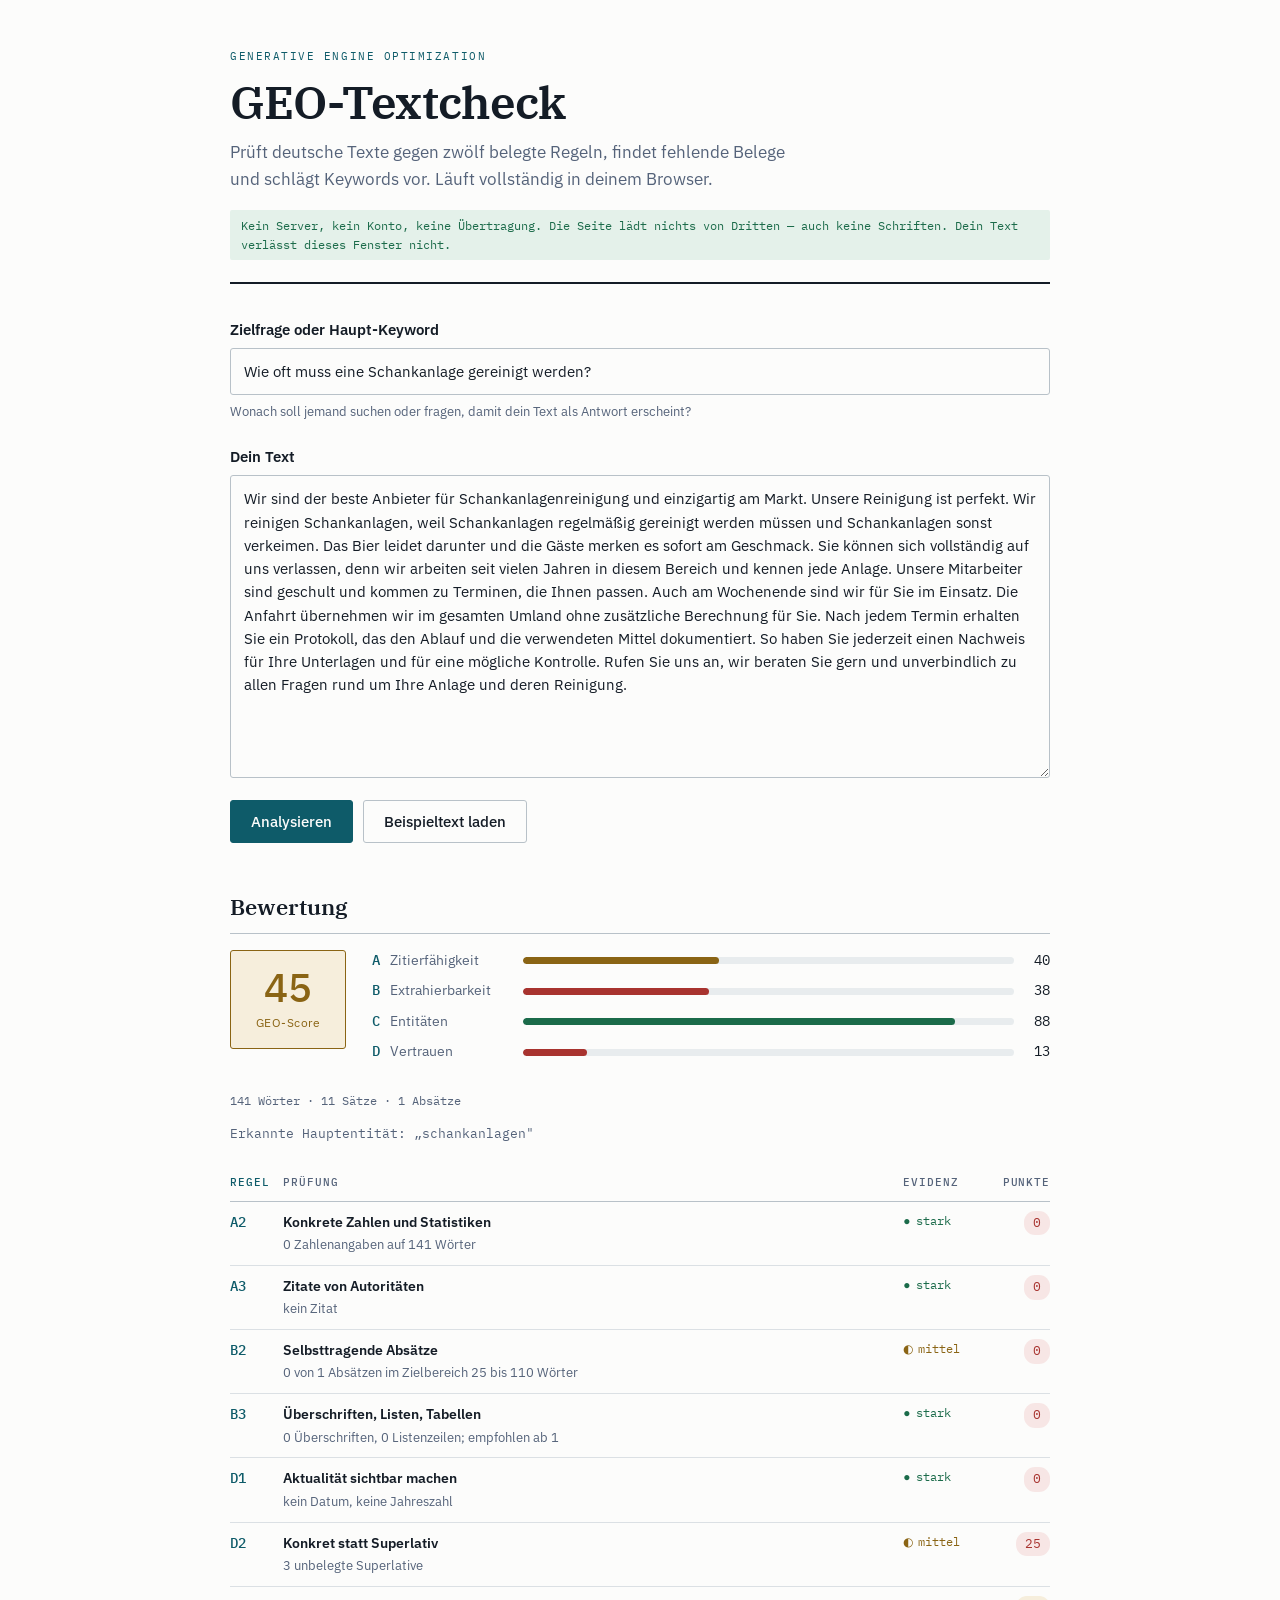
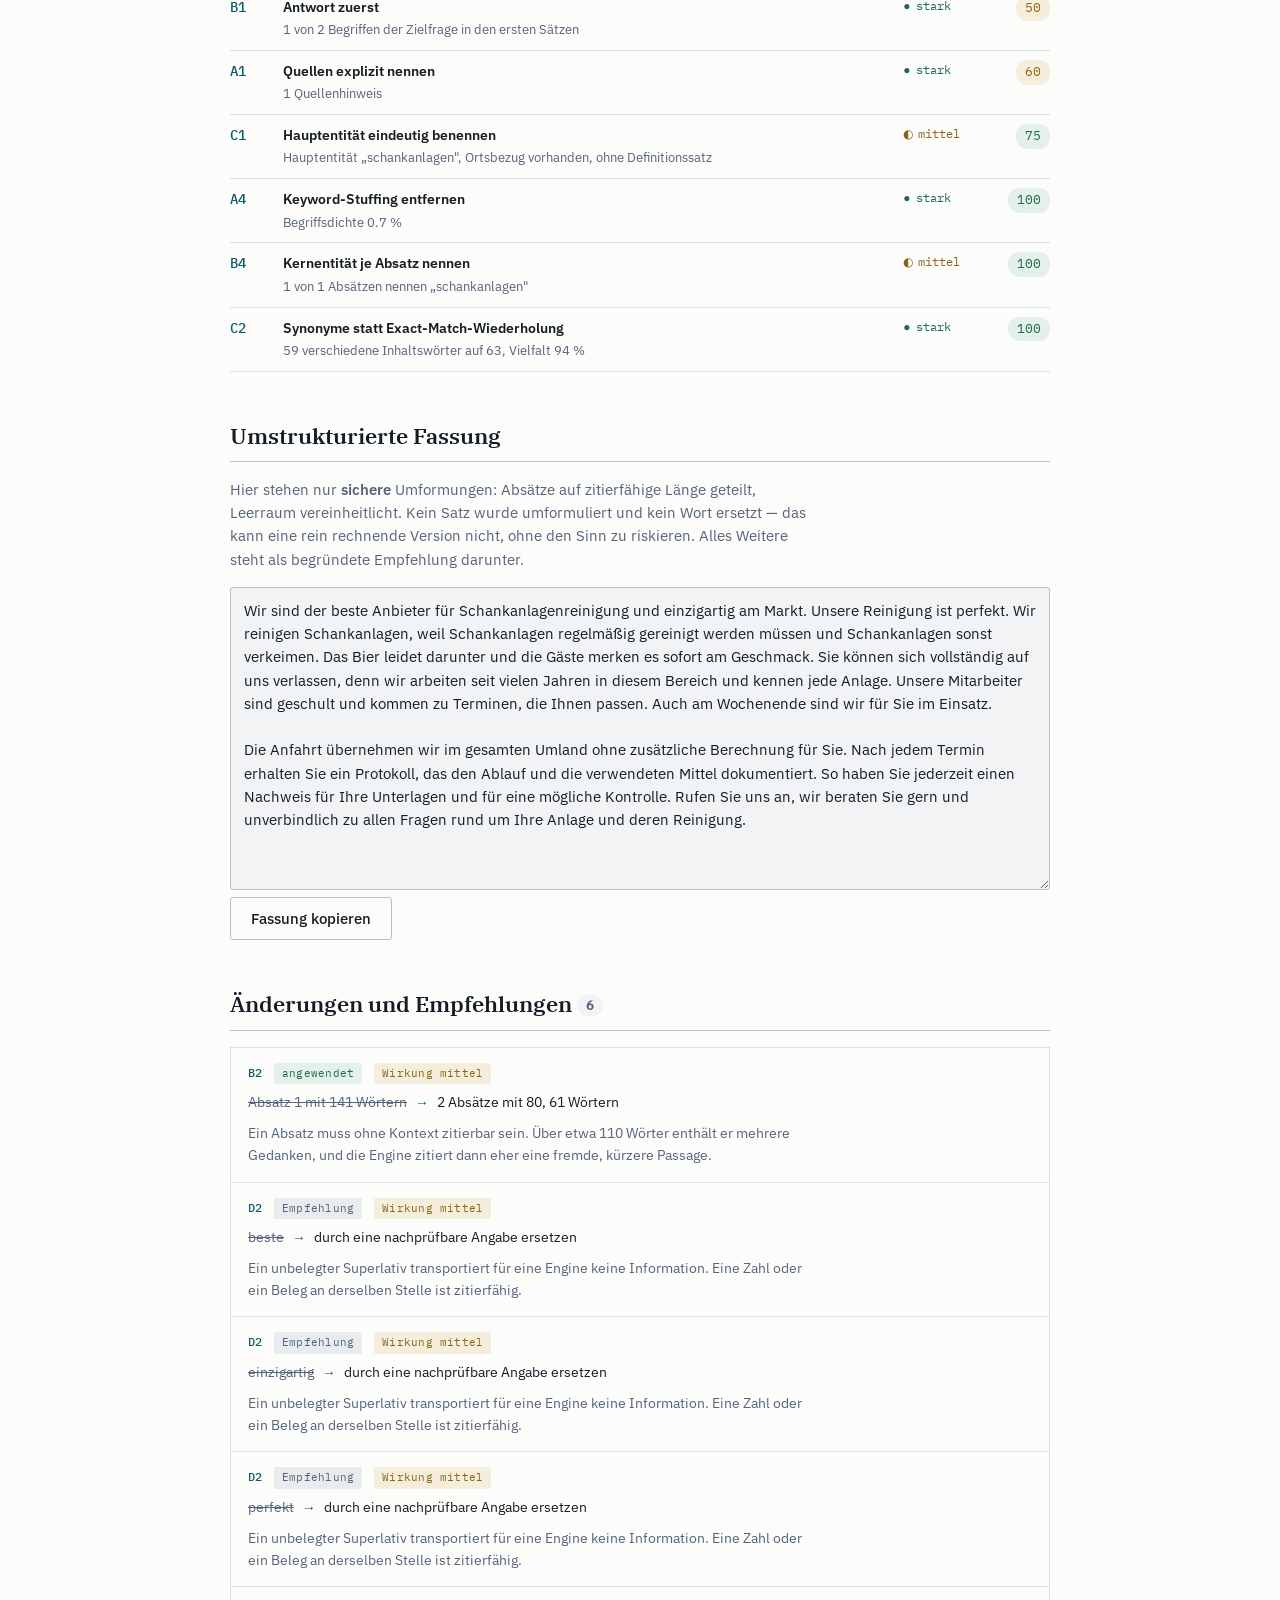
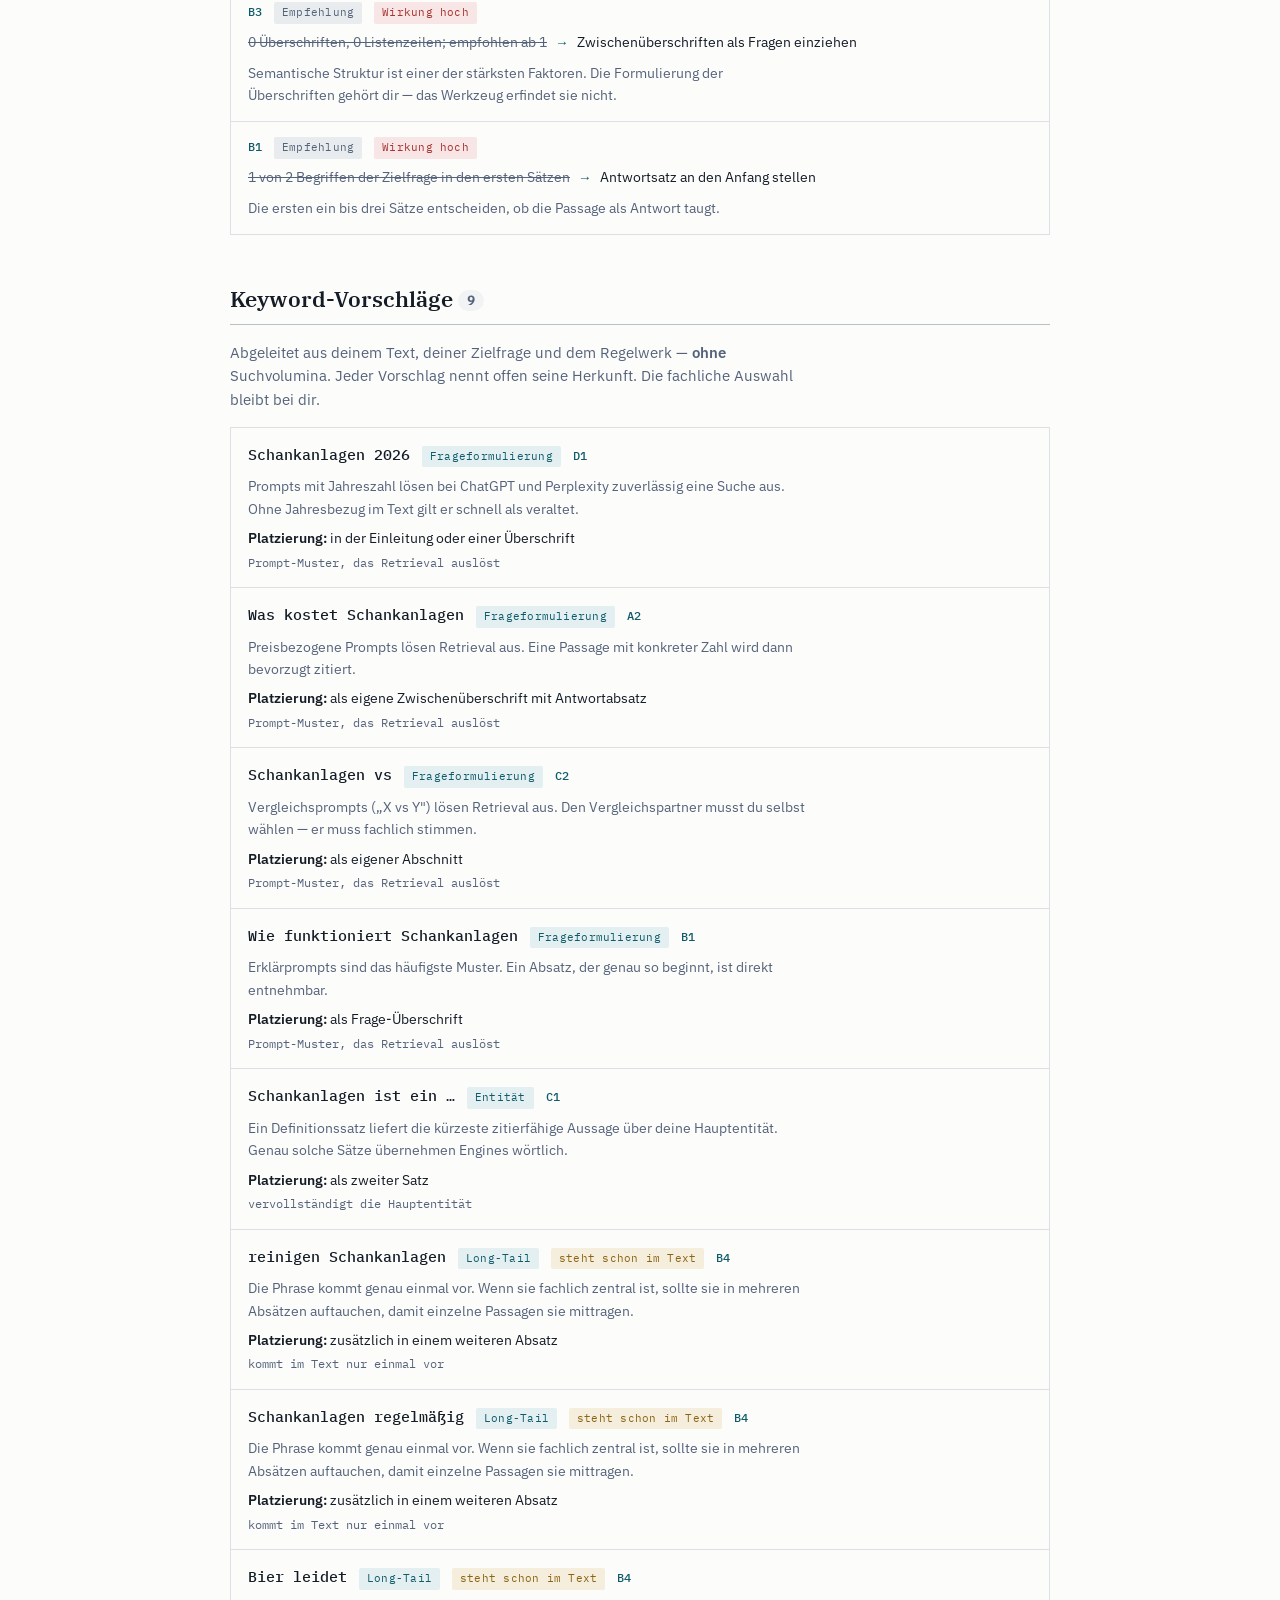
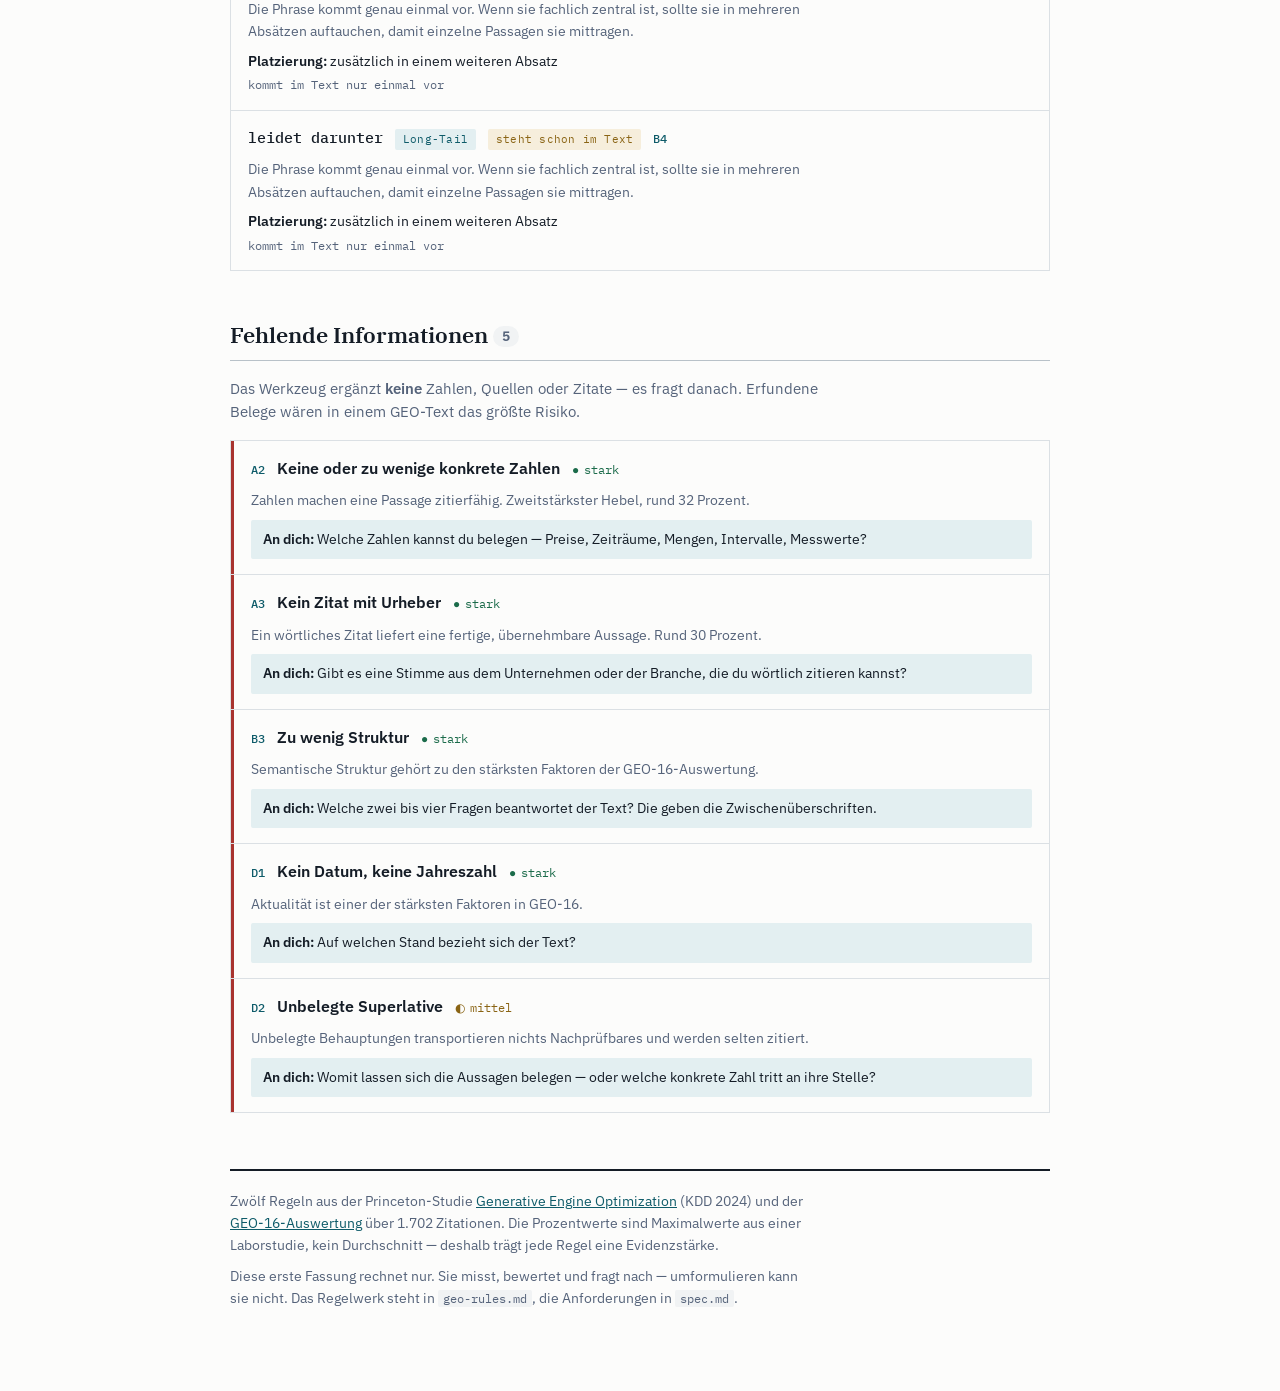
<file: index.html>
<!doctype html>
<html lang="de">
<head>
<meta charset="utf-8">
<meta name="viewport" content="width=device-width, initial-scale=1, viewport-fit=cover">
<title>GEO-Textcheck</title>
<meta name="description" content="Prüft deutschsprachige Texte gegen zwölf belegte GEO-Regeln. Läuft vollständig im Browser.">
<link rel="icon" href="data:image/svg+xml,<svg xmlns='http://www.w3.org/2000/svg' viewBox='0 0 16 16'><text y='13' font-size='13'>📐</text></svg>">
<link rel="stylesheet" href="./assets/fonts.css">
<link rel="stylesheet" href="./assets/style.css">
</head>
<body>

<div class="wrap">

<header class="kopf">
  <p class="kicker">Generative Engine Optimization</p>
  <h1>GEO-Textcheck</h1>
  <p class="standfirst">Prüft deutsche Texte gegen zwölf belegte Regeln, findet fehlende Belege und schlägt Keywords vor. Läuft vollständig in deinem Browser.</p>
  <p class="datenschutz">Kein Server, kein Konto, keine Übertragung. Die Seite lädt nichts von Dritten — auch keine Schriften. Dein Text verlässt dieses Fenster nicht.</p>
</header>

<section class="eingabe-block">
  <div class="feld">
    <label for="zielfrage">Zielfrage oder Haupt-Keyword</label>
    <input id="zielfrage" type="text" autocomplete="off"
           placeholder="Wie oft muss eine Schankanlage gereinigt werden?">
    <p class="hilfe">Wonach soll jemand suchen oder fragen, damit dein Text als Antwort erscheint?</p>
  </div>

  <div class="feld">
    <label for="eingabe">Dein Text</label>
    <textarea id="eingabe" rows="12" spellcheck="false"
              placeholder="Text hier einfügen …"></textarea>
  </div>

  <div class="aktionen">
    <button id="analysieren" type="button" class="primaer">Analysieren</button>
    <button id="beispiel" type="button" class="sekundaer">Beispieltext laden</button>
  </div>
  <p id="hinweis" class="hinweis" hidden></p>
</section>

<div id="ergebnis" hidden>

  <section class="ergebnis-block">
    <h2>Bewertung</h2>
    <div id="score" class="score"></div>
    <p id="entitaet" class="entitaet"></p>
    <div class="tscroll">
      <table class="befunde">
        <thead>
          <tr><th class="id">Regel</th><th>Prüfung</th><th>Evidenz</th><th class="punkte">Punkte</th></tr>
        </thead>
        <tbody id="befunde"></tbody>
      </table>
    </div>
  </section>

  <section class="ergebnis-block">
    <h2>Umstrukturierte Fassung</h2>
    <p class="erklaerung">
      Hier stehen nur <strong>sichere</strong> Umformungen: Absätze auf zitierfähige Länge geteilt,
      Leerraum vereinheitlicht. Kein Satz wurde umformuliert und kein Wort ersetzt —
      das kann eine rein rechnende Version nicht, ohne den Sinn zu riskieren.
      Alles Weitere steht als begründete Empfehlung darunter.
    </p>
    <textarea id="ausgabe" rows="12" spellcheck="false" readonly></textarea>
    <div class="aktionen">
      <button id="kopieren" type="button" class="sekundaer">Fassung kopieren</button>
    </div>
  </section>

  <section class="ergebnis-block">
    <h2>Änderungen und Empfehlungen <span id="aenderungen-zahl" class="zahl"></span></h2>
    <div id="aenderungen" class="liste"></div>
  </section>

  <section class="ergebnis-block">
    <h2>Keyword-Vorschläge <span id="keywords-zahl" class="zahl"></span></h2>
    <p class="erklaerung">
      Abgeleitet aus deinem Text, deiner Zielfrage und dem Regelwerk — <strong>ohne</strong> Suchvolumina.
      Jeder Vorschlag nennt offen seine Herkunft. Die fachliche Auswahl bleibt bei dir.
    </p>
    <div id="keywords" class="liste"></div>
  </section>

  <section class="ergebnis-block">
    <h2>Fehlende Informationen <span id="luecken-zahl" class="zahl"></span></h2>
    <p class="erklaerung">
      Das Werkzeug ergänzt <strong>keine</strong> Zahlen, Quellen oder Zitate — es fragt danach.
      Erfundene Belege wären in einem GEO-Text das größte Risiko.
    </p>
    <div id="luecken" class="liste"></div>
  </section>

</div>

<footer>
  <p>
    Zwölf Regeln aus der Princeton-Studie <a href="https://arxiv.org/abs/2311.09735">Generative Engine Optimization</a> (KDD 2024)
    und der <a href="https://nrlc.ai/en-us/insights/geo16-introduction/">GEO-16-Auswertung</a> über 1.702 Zitationen.
    Die Prozentwerte sind Maximalwerte aus einer Laborstudie, kein Durchschnitt — deshalb trägt jede Regel eine Evidenzstärke.
  </p>
  <p>
    Diese erste Fassung rechnet nur. Sie misst, bewertet und fragt nach — umformulieren kann sie nicht.
    Das Regelwerk steht in <code>geo-rules.md</code>, die Anforderungen in <code>spec.md</code>.
  </p>
</footer>

</div>

<script type="module" src="./assets/app.js"></script>
</body>
</html>
</file>
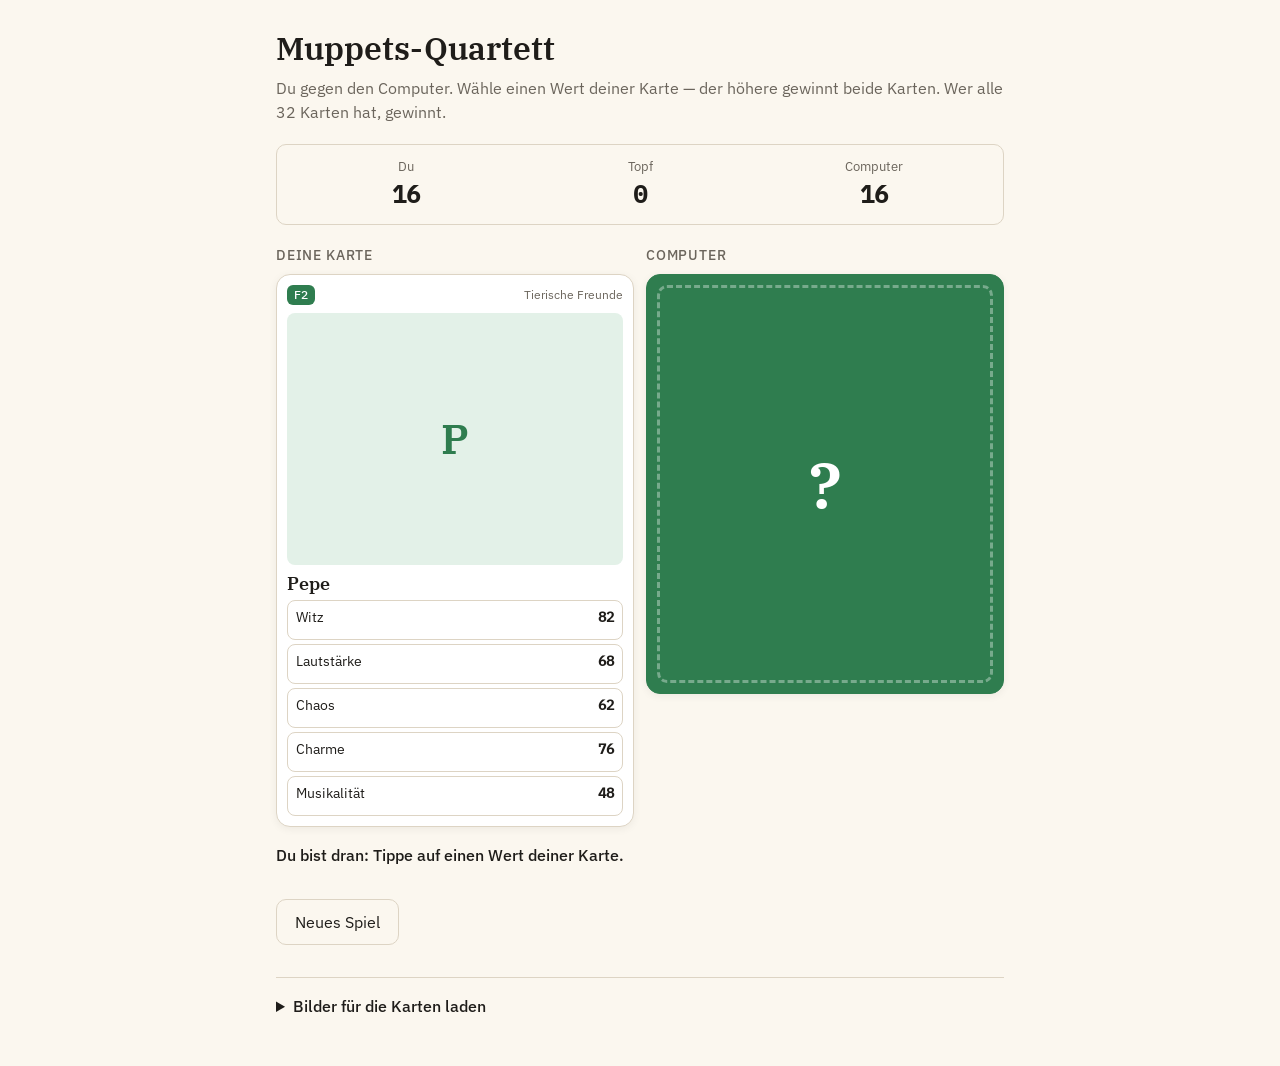
<file: kartenspiel/index.html>
<!doctype html>
<html lang="de">
<head>
<meta charset="utf-8">
<meta name="viewport" content="width=device-width, initial-scale=1, viewport-fit=cover">
<meta http-equiv="Content-Security-Policy" content="default-src 'none'; script-src 'self'; style-src 'self'; font-src 'self'; img-src 'self' blob: data:; base-uri 'none'; form-action 'none'">
<title>Muppets-Quartett</title>
<meta name="description" content="Quartett gegen den Computer, mit 32 Muppets-Karten. Läuft vollständig im Browser.">
<meta name="robots" content="noindex">
<link rel="icon" href="data:image/svg+xml,<svg xmlns='http://www.w3.org/2000/svg' viewBox='0 0 16 16'><text y='13' font-size='13'>🃏</text></svg>">
<link rel="stylesheet" href="../assets/fonts.css">
<link rel="stylesheet" href="./style.css">
</head>
<body>
<main class="wrap">
  <header class="kopf">
    <h1>Muppets-Quartett</h1>
    <p class="hilfe">Du gegen den Computer. Wähle einen Wert deiner Karte — der höhere gewinnt beide Karten. Wer alle 32 Karten hat, gewinnt.</p>
  </header>

  <section class="stand" aria-live="polite">
    <div><span class="label">Du</span> <strong id="anzahl-du">16</strong></div>
    <div><span class="label">Topf</span> <strong id="anzahl-topf">0</strong></div>
    <div><span class="label">Computer</span> <strong id="anzahl-pc">16</strong></div>
  </section>

  <section class="tisch">
    <div class="seite">
      <h2>Deine Karte</h2>
      <div id="karte-du" class="karte"></div>
    </div>
    <div class="seite">
      <h2>Computer</h2>
      <div id="karte-pc" class="karte"></div>
    </div>
  </section>

  <p id="meldung" class="meldung" aria-live="polite"></p>
  <div class="knoepfe">
    <button id="weiter" type="button" class="haupt"></button>
    <button id="neu" type="button" class="neben">Neues Spiel</button>
  </div>

  <details class="bilder">
    <summary>Bilder für die Karten laden</summary>
    <p>Die Bilder liegen nicht auf dem Server, weil die Muppets Disney gehören. Lade eigene Bilder von deinem Gerät. Sie bleiben nur in diesem Browser und werden nirgendwohin übertragen.</p>
    <p><strong>Dateiname = Karten-ID</strong>, z. B. <code>A1.jpg</code> für Kermit. Erlaubt: JPG, PNG, WebP, GIF, je höchstens 5 MB.</p>
    <input id="bild-wahl" type="file" accept="image/jpeg,image/png,image/webp,image/gif" multiple>
    <p id="bild-status" class="hilfe"></p>
    <button id="bilder-loeschen" type="button" class="neben">Alle Bilder entfernen</button>
    <details>
      <summary>Kartenliste (ID → Figur)</summary>
      <ul id="kartenliste" class="liste"></ul>
    </details>
  </details>
</main>
<script type="module" src="./app.js"></script>
</body>
</html>
</file>
<file: assets/fonts.css>
/* Selbst ausgelieferte Schriften (IBM Plex, SIL Open Font License 1.1).
   Bewusst lokal: ein Aufruf bei Google würde die IP jedes Besuchers
   ohne Einwilligung an einen Dritten übertragen. */

@font-face{
  font-family:'IBM Plex Mono'; font-style:normal; font-weight:400; font-display:swap;
  src:url('./fonts/IBMPlexMono-400-latin-ext.woff2') format('woff2');
  unicode-range:U+0100-02BA, U+02BD-02C5, U+02C7-02CC, U+02CE-02D7, U+02DD-02FF, U+0304, U+0308, U+0329, U+1D00-1DBF, U+1E00-1E9F, U+1EF2-1EFF, U+2020, U+20A0-20AB, U+20AD-20C0, U+2113, U+2C60-2C7F, U+A720-A7FF;
}
@font-face{
  font-family:'IBM Plex Mono'; font-style:normal; font-weight:400; font-display:swap;
  src:url('./fonts/IBMPlexMono-400-latin.woff2') format('woff2');
  unicode-range:U+0000-00FF, U+0131, U+0152-0153, U+02BB-02BC, U+02C6, U+02DA, U+02DC, U+0304, U+0308, U+0329, U+2000-206F, U+20AC, U+2122, U+2191, U+2193, U+2212, U+2215, U+FEFF, U+FFFD;
}
@font-face{
  font-family:'IBM Plex Mono'; font-style:normal; font-weight:500; font-display:swap;
  src:url('./fonts/IBMPlexMono-500-latin-ext.woff2') format('woff2');
  unicode-range:U+0100-02BA, U+02BD-02C5, U+02C7-02CC, U+02CE-02D7, U+02DD-02FF, U+0304, U+0308, U+0329, U+1D00-1DBF, U+1E00-1E9F, U+1EF2-1EFF, U+2020, U+20A0-20AB, U+20AD-20C0, U+2113, U+2C60-2C7F, U+A720-A7FF;
}
@font-face{
  font-family:'IBM Plex Mono'; font-style:normal; font-weight:500; font-display:swap;
  src:url('./fonts/IBMPlexMono-500-latin.woff2') format('woff2');
  unicode-range:U+0000-00FF, U+0131, U+0152-0153, U+02BB-02BC, U+02C6, U+02DA, U+02DC, U+0304, U+0308, U+0329, U+2000-206F, U+20AC, U+2122, U+2191, U+2193, U+2212, U+2215, U+FEFF, U+FFFD;
}
@font-face{
  font-family:'IBM Plex Sans'; font-style:normal; font-weight:400; font-display:swap;
  src:url('./fonts/IBMPlexSans-400-latin-ext.woff2') format('woff2');
  unicode-range:U+0100-02BA, U+02BD-02C5, U+02C7-02CC, U+02CE-02D7, U+02DD-02FF, U+0304, U+0308, U+0329, U+1D00-1DBF, U+1E00-1E9F, U+1EF2-1EFF, U+2020, U+20A0-20AB, U+20AD-20C0, U+2113, U+2C60-2C7F, U+A720-A7FF;
}
@font-face{
  font-family:'IBM Plex Sans'; font-style:normal; font-weight:400; font-display:swap;
  src:url('./fonts/IBMPlexSans-400-latin.woff2') format('woff2');
  unicode-range:U+0000-00FF, U+0131, U+0152-0153, U+02BB-02BC, U+02C6, U+02DA, U+02DC, U+0304, U+0308, U+0329, U+2000-206F, U+20AC, U+2122, U+2191, U+2193, U+2212, U+2215, U+FEFF, U+FFFD;
}
@font-face{
  font-family:'IBM Plex Sans'; font-style:normal; font-weight:500; font-display:swap;
  src:url('./fonts/IBMPlexSans-500-latin-ext.woff2') format('woff2');
  unicode-range:U+0100-02BA, U+02BD-02C5, U+02C7-02CC, U+02CE-02D7, U+02DD-02FF, U+0304, U+0308, U+0329, U+1D00-1DBF, U+1E00-1E9F, U+1EF2-1EFF, U+2020, U+20A0-20AB, U+20AD-20C0, U+2113, U+2C60-2C7F, U+A720-A7FF;
}
@font-face{
  font-family:'IBM Plex Sans'; font-style:normal; font-weight:500; font-display:swap;
  src:url('./fonts/IBMPlexSans-500-latin.woff2') format('woff2');
  unicode-range:U+0000-00FF, U+0131, U+0152-0153, U+02BB-02BC, U+02C6, U+02DA, U+02DC, U+0304, U+0308, U+0329, U+2000-206F, U+20AC, U+2122, U+2191, U+2193, U+2212, U+2215, U+FEFF, U+FFFD;
}
@font-face{
  font-family:'IBM Plex Sans'; font-style:normal; font-weight:600; font-display:swap;
  src:url('./fonts/IBMPlexSans-600-latin-ext.woff2') format('woff2');
  unicode-range:U+0100-02BA, U+02BD-02C5, U+02C7-02CC, U+02CE-02D7, U+02DD-02FF, U+0304, U+0308, U+0329, U+1D00-1DBF, U+1E00-1E9F, U+1EF2-1EFF, U+2020, U+20A0-20AB, U+20AD-20C0, U+2113, U+2C60-2C7F, U+A720-A7FF;
}
@font-face{
  font-family:'IBM Plex Sans'; font-style:normal; font-weight:600; font-display:swap;
  src:url('./fonts/IBMPlexSans-600-latin.woff2') format('woff2');
  unicode-range:U+0000-00FF, U+0131, U+0152-0153, U+02BB-02BC, U+02C6, U+02DA, U+02DC, U+0304, U+0308, U+0329, U+2000-206F, U+20AC, U+2122, U+2191, U+2193, U+2212, U+2215, U+FEFF, U+FFFD;
}
@font-face{
  font-family:'IBM Plex Serif'; font-style:normal; font-weight:600; font-display:swap;
  src:url('./fonts/IBMPlexSerif-600-latin-ext.woff2') format('woff2');
  unicode-range:U+0100-02BA, U+02BD-02C5, U+02C7-02CC, U+02CE-02D7, U+02DD-02FF, U+0304, U+0308, U+0329, U+1D00-1DBF, U+1E00-1E9F, U+1EF2-1EFF, U+2020, U+20A0-20AB, U+20AD-20C0, U+2113, U+2C60-2C7F, U+A720-A7FF;
}
@font-face{
  font-family:'IBM Plex Serif'; font-style:normal; font-weight:600; font-display:swap;
  src:url('./fonts/IBMPlexSerif-600-latin.woff2') format('woff2');
  unicode-range:U+0000-00FF, U+0131, U+0152-0153, U+02BB-02BC, U+02C6, U+02DA, U+02DC, U+0304, U+0308, U+0329, U+2000-206F, U+20AC, U+2122, U+2191, U+2193, U+2212, U+2215, U+FEFF, U+FFFD;
}
</file>
<file: assets/style.css>
:root{
  --paper:#FCFCFB; --surface:#F1F3F4; --surface-2:#E8ECEE;
  --ink:#141C26; --ink-soft:#55637A; --rule:#DBE0E4; --rule-firm:#B8C1C8;
  --signal:#0E5B69; --signal-bg:#E3EFF1;
  --gut:#1B6B4A; --gut-bg:#E4F1EA;
  --mittel:#8A6414; --mittel-bg:#F6EEDC;
  --schwach:#A8332F; --schwach-bg:#F7E6E5;
  --sans:"IBM Plex Sans",-apple-system,BlinkMacSystemFont,"Segoe UI",Roboto,sans-serif;
  --serif:"IBM Plex Serif",Georgia,"Times New Roman",serif;
  --mono:"IBM Plex Mono",ui-monospace,SFMono-Regular,Menlo,monospace;
}
@media (prefers-color-scheme:dark){
  :root:not([data-theme="light"]){
    --paper:#11161B; --surface:#1A212A; --surface-2:#222B35;
    --ink:#E7ECF1; --ink-soft:#9BA8B6; --rule:#2A333E; --rule-firm:#3C4854;
    --signal:#5CBCCB; --signal-bg:#16323A;
    --gut:#55C08D; --gut-bg:#16302A;
    --mittel:#D2A845; --mittel-bg:#332C14;
    --schwach:#E8797D; --schwach-bg:#38201F;
  }
}
:root[data-theme="dark"]{
  --paper:#11161B; --surface:#1A212A; --surface-2:#222B35;
  --ink:#E7ECF1; --ink-soft:#9BA8B6; --rule:#2A333E; --rule-firm:#3C4854;
  --signal:#5CBCCB; --signal-bg:#16323A;
  --gut:#55C08D; --gut-bg:#16302A;
  --mittel:#D2A845; --mittel-bg:#332C14;
  --schwach:#E8797D; --schwach-bg:#38201F;
}

*{box-sizing:border-box}
html{-webkit-text-size-adjust:100%}
body{
  margin:0; background:var(--paper); color:var(--ink);
  font-family:var(--sans); font-size:16px; line-height:1.6;
  -webkit-font-smoothing:antialiased;
}
img{max-width:100%}
[hidden]{display:none!important}
.wrap{max-width:860px; margin:0 auto; padding-inline:20px; padding-block:48px 72px}
h1,h2{font-family:var(--serif); text-wrap:balance; margin:0}
a{color:var(--signal)}
code{font-family:var(--mono); font-size:.88em; background:var(--surface); padding:1px 5px; border-radius:2px}
:focus-visible{outline:2px solid var(--signal); outline-offset:2px}

/* ---------- Kopf ---------- */
.kopf{border-bottom:2px solid var(--ink); padding-bottom:22px; margin-bottom:34px}
.kicker{font-family:var(--mono); font-size:11px; letter-spacing:.14em; text-transform:uppercase; color:var(--signal); margin:0 0 12px}
h1{font-size:clamp(32px,7vw,46px); font-weight:600; line-height:1.08; letter-spacing:-.02em}
.standfirst{font-size:17px; color:var(--ink-soft); margin:12px 0 0; max-width:58ch}
.datenschutz{
  font-family:var(--mono); font-size:12px; color:var(--gut); margin:16px 0 0;
  background:var(--gut-bg); display:inline-block; padding:6px 11px; border-radius:2px
}

/* ---------- Eingabe ---------- */
.eingabe-block{display:flex; flex-direction:column; gap:22px}
.feld{display:flex; flex-direction:column; gap:7px}
label{font-weight:600; font-size:14.5px}
input[type=text],textarea{
  width:100%; font-family:inherit; font-size:15px; line-height:1.55; color:var(--ink);
  background:var(--paper); border:1px solid var(--rule-firm); border-radius:3px; padding:11px 13px
}
textarea{resize:vertical; min-height:160px}
input[type=text]:focus,textarea:focus{border-color:var(--signal)}
textarea[readonly]{background:var(--surface)}
.hilfe{font-size:13px; color:var(--ink-soft); margin:0}
.aktionen{display:flex; flex-wrap:wrap; gap:10px}
button{
  font-family:inherit; font-size:15px; font-weight:500; padding:11px 20px;
  border-radius:3px; cursor:pointer; border:1px solid transparent
}
.primaer{background:var(--signal); color:var(--paper); border-color:var(--signal)}
.primaer:hover{filter:brightness(1.12)}
.sekundaer{background:transparent; color:var(--ink); border-color:var(--rule-firm)}
.sekundaer:hover{background:var(--surface)}
.hinweis{background:var(--schwach-bg); color:var(--schwach); padding:10px 14px; border-radius:3px; margin:0; font-size:14px}

/* ---------- Ergebnis ---------- */
.ergebnis-block{margin-top:46px}
h2{font-size:22px; font-weight:600; border-bottom:1px solid var(--rule-firm); padding-bottom:8px; margin-bottom:16px}
.zahl{
  font-family:var(--mono); font-size:13px; color:var(--ink-soft);
  background:var(--surface); padding:2px 9px; border-radius:11px; vertical-align:middle
}
.erklaerung{font-size:14.5px; color:var(--ink-soft); margin:0 0 16px; max-width:66ch}
.entitaet{font-family:var(--mono); font-size:13px; color:var(--ink-soft); margin:14px 0}

/* ---------- Score ---------- */
.score{display:flex; flex-wrap:wrap; gap:26px; align-items:flex-start}
.gesamt{
  display:flex; flex-direction:column; align-items:center; justify-content:center;
  min-width:116px; padding:16px 20px; border-radius:3px; border:1px solid var(--rule-firm)
}
.gesamt.gut{background:var(--gut-bg); border-color:var(--gut); color:var(--gut)}
.gesamt.mittel{background:var(--mittel-bg); border-color:var(--mittel); color:var(--mittel)}
.gesamt.schwach{background:var(--schwach-bg); border-color:var(--schwach); color:var(--schwach)}
.gesamt .zahl{
  font-family:var(--mono); font-size:40px; font-weight:500; line-height:1;
  background:none; padding:0; border-radius:0; color:inherit
}
.gesamt .label{font-size:12px; margin-top:6px; letter-spacing:.04em; color:inherit}
.dims{flex:1; min-width:250px; display:flex; flex-direction:column; gap:9px}
.dim{display:grid; grid-template-columns:auto 1fr 4fr auto; gap:10px; align-items:center; font-size:13.5px}
.dim-key{font-family:var(--mono); color:var(--signal); font-weight:500}
.dim-name{color:var(--ink-soft); white-space:nowrap}
.bar{height:7px; background:var(--surface-2); border-radius:4px; overflow:hidden}
.fill{height:100%; border-radius:4px}
.fill.gut{background:var(--gut)} .fill.mittel{background:var(--mittel)} .fill.schwach{background:var(--schwach)}
.dim-wert{font-family:var(--mono); font-variant-numeric:tabular-nums; min-width:26px; text-align:right}
.kennzahlen{flex-basis:100%; font-family:var(--mono); font-size:12px; color:var(--ink-soft); margin:2px 0 0}

/* ---------- Befund-Tabelle ---------- */
.tscroll{overflow-x:auto; margin-top:20px}
table{border-collapse:collapse; width:100%; font-size:14px; min-width:420px}
th,td{text-align:left; padding:9px 14px 9px 0; border-bottom:1px solid var(--rule); vertical-align:top}
th{font-family:var(--mono); font-size:11px; font-weight:500; letter-spacing:.08em; text-transform:uppercase; color:var(--ink-soft); border-bottom:1px solid var(--rule-firm)}
td.id,th.id{font-family:var(--mono); width:1%; white-space:nowrap; color:var(--signal); font-weight:500}
td.punkte,th.punkte{text-align:right; width:1%; padding-right:0}
.befunde strong{display:block; font-weight:600}
.mess{display:block; font-size:13px; color:var(--ink-soft); margin-top:2px}
.pill{
  font-family:var(--mono); font-variant-numeric:tabular-nums; font-size:13px;
  padding:2px 9px; border-radius:11px; display:inline-block
}
.pill.gut{background:var(--gut-bg); color:var(--gut)}
.pill.mittel{background:var(--mittel-bg); color:var(--mittel)}
.pill.schwach{background:var(--schwach-bg); color:var(--schwach)}
.ev{font-family:var(--mono); font-size:12px; white-space:nowrap}
.ev::before{margin-right:5px}
.ev.s{color:var(--gut)} .ev.s::before{content:"●"}
.ev.m{color:var(--mittel)} .ev.m::before{content:"◐"}
.ev.w{color:var(--ink-soft)} .ev.w::before{content:"○"}

/* ---------- Listen ---------- */
.liste{display:flex; flex-direction:column; gap:1px; background:var(--rule); border:1px solid var(--rule)}
.item{background:var(--paper); padding:15px 17px}
.item-kopf{display:flex; flex-wrap:wrap; gap:8px 12px; align-items:baseline; margin-bottom:8px}
.item-kopf .id{font-family:var(--mono); font-size:12px; color:var(--signal); font-weight:500}
.item-kopf strong{font-weight:600}
.typ,.impact,.kat,.vorhanden{font-family:var(--mono); font-size:11px; padding:2px 8px; border-radius:2px; letter-spacing:.02em}
.typ.automatisch{background:var(--gut-bg); color:var(--gut)}
.typ.empfehlung{background:var(--surface-2); color:var(--ink-soft)}
.impact.hoch{background:var(--schwach-bg); color:var(--schwach)}
.impact.mittel{background:var(--mittel-bg); color:var(--mittel)}
.impact.niedrig{background:var(--surface-2); color:var(--ink-soft)}
.kat{background:var(--signal-bg); color:var(--signal)}
.vorhanden{background:var(--mittel-bg); color:var(--mittel)}
.kw{font-family:var(--mono); font-size:15px; font-weight:500; overflow-wrap:anywhere}
.diff{display:flex; flex-wrap:wrap; gap:8px; align-items:baseline; font-size:13.5px; margin-bottom:8px}
.vorher{color:var(--ink-soft); text-decoration:line-through; overflow-wrap:anywhere}
.pfeil{color:var(--signal)}
.nachher{color:var(--ink); overflow-wrap:anywhere}
.warum{font-size:14px; color:var(--ink-soft); margin:0; max-width:70ch}
.wo,.frage{font-size:13.5px; margin:8px 0 0}
.wo b,.frage b{color:var(--ink)}
.herkunft{display:block; font-family:var(--mono); font-size:11.5px; color:var(--ink-soft); margin-top:4px}
.frage{background:var(--signal-bg); padding:9px 12px; border-radius:2px}
.item.luecke{border-left:3px solid var(--schwach)}
.leer{padding:15px 17px; margin:0; color:var(--ink-soft); background:var(--paper); font-size:14.5px}

/* ---------- Fuß ---------- */
footer{margin-top:56px; padding-top:20px; border-top:2px solid var(--ink); font-size:13.5px; color:var(--ink-soft)}
footer p{max-width:72ch; margin:0 0 10px}

@media (max-width:560px){
  .wrap{padding-block:32px 52px}
  .dim{grid-template-columns:auto 1fr auto; row-gap:3px}
  .dim-name{grid-column:2; font-size:12.5px}
  .bar{grid-column:1 / -1}
  .aktionen button{flex:1 1 auto}
}
@media (prefers-reduced-motion:reduce){*{animation:none!important; transition:none!important; scroll-behavior:auto!important}}
</file>
<file: kartenspiel/style.css>
:root {
  --papier: #fbf7ef;
  --tinte: #1f1d1a;
  --leise: #6b655c;
  --linie: #ddd4c4;
  --karte: #ffffff;
  --gruen: #2f7d4f;
  --gruen-hell: #e3f1e8;
  --akzent: #c2410c;
  --ruecken: #2f7d4f;
}
@media (prefers-color-scheme: dark) {
  :root {
    --papier: #171614;
    --tinte: #eee8de;
    --leise: #a39b8f;
    --linie: #3a362f;
    --karte: #22201d;
    --gruen: #6fcf97;
    --gruen-hell: #1f3528;
    --akzent: #fb923c;
    --ruecken: #24543a;
  }
}
* { box-sizing: border-box; }
body {
  margin: 0;
  background: var(--papier);
  color: var(--tinte);
  font-family: 'IBM Plex Sans', system-ui, sans-serif;
  line-height: 1.5;
}
.wrap { max-width: 760px; margin: 0 auto; padding: 24px 16px 48px; }
h1 { font-family: 'IBM Plex Serif', Georgia, serif; font-size: 2rem; margin: 0 0 4px; }
h2 { font-size: .85rem; text-transform: uppercase; letter-spacing: .06em; color: var(--leise); margin: 0 0 8px; font-weight: 500; }
.hilfe { color: var(--leise); margin: 0; }

.stand { display: flex; justify-content: space-between; gap: 8px; margin: 20px 0; padding: 12px 16px; border: 1px solid var(--linie); border-radius: 10px; }
.stand div { text-align: center; flex: 1; }
.stand .label { display: block; font-size: .8rem; color: var(--leise); }
.stand strong { font-size: 1.5rem; font-family: 'IBM Plex Mono', monospace; }

.tisch { display: grid; grid-template-columns: 1fr 1fr; gap: 12px; }
.karte {
  background: var(--karte); border: 1px solid var(--linie); border-radius: 14px;
  padding: 10px; min-height: 420px; display: flex; flex-direction: column;
  box-shadow: 0 2px 8px rgb(0 0 0 / .06);
}
.karte.verdeckt { background: var(--ruecken); border-color: var(--ruecken); }
.ruecken { flex: 1; display: grid; place-items: center; font-size: 4rem; color: #fff; font-family: 'IBM Plex Serif', serif; border: 3px dashed rgb(255 255 255 / .35); border-radius: 10px; }
.karten-kopf { display: flex; justify-content: space-between; align-items: center; gap: 6px; font-size: .75rem; }
.kid { font-family: 'IBM Plex Mono', monospace; font-weight: 500; background: var(--gruen); color: var(--karte); padding: 1px 7px; border-radius: 6px; }
.gruppe { color: var(--leise); text-align: right; }
.bild { aspect-ratio: 4 / 3; margin: 8px 0; border-radius: 8px; overflow: hidden; background: var(--gruen-hell); display: grid; place-items: center; }
.bild img { width: 100%; height: 100%; object-fit: cover; }
.platzhalter { font-family: 'IBM Plex Serif', serif; font-size: 2.6rem; color: var(--gruen); }
.name { font-family: 'IBM Plex Serif', serif; font-size: 1.1rem; margin: 0 0 6px; line-height: 1.2; overflow-wrap: anywhere; }
.werte { display: flex; flex-direction: column; gap: 4px; margin-top: auto; }
.wert {
  display: flex; justify-content: space-between; gap: 6px; padding: 6px 8px;
  border: 1px solid var(--linie); border-radius: 8px; font: inherit; font-size: .85rem;
  background: transparent; color: inherit; text-align: left;
}
.wert strong { font-family: 'IBM Plex Mono', monospace; }
button.wert { cursor: pointer; min-height: 40px; }
button.wert:hover, button.wert:focus-visible { border-color: var(--gruen); background: var(--gruen-hell); outline: none; }
.wert.markiert { border-color: var(--akzent); box-shadow: inset 0 0 0 1px var(--akzent); }
.leer { margin: auto; color: var(--leise); }

.meldung { min-height: 3em; margin: 16px 0 8px; font-weight: 500; }
.knoepfe { display: flex; gap: 8px; flex-wrap: wrap; }
button.haupt, button.neben { font: inherit; padding: 10px 18px; border-radius: 10px; cursor: pointer; min-height: 44px; }
button.haupt { background: var(--gruen); color: var(--karte); border: 0; font-weight: 600; }
button.neben { background: transparent; color: var(--tinte); border: 1px solid var(--linie); }
button[hidden] { display: none; }

.bilder { margin-top: 32px; border-top: 1px solid var(--linie); padding-top: 16px; }
.bilder summary { cursor: pointer; font-weight: 500; }
.bilder input[type=file] { margin: 8px 0; max-width: 100%; }
.liste { columns: 2; padding-left: 18px; font-size: .85rem; }
code { font-family: 'IBM Plex Mono', monospace; }

@media (max-width: 480px) {
  .karte { min-height: 360px; padding: 8px; }
  .wert { font-size: .78rem; padding: 5px 6px; }
  .platzhalter { font-size: 2rem; }
}
</file>
